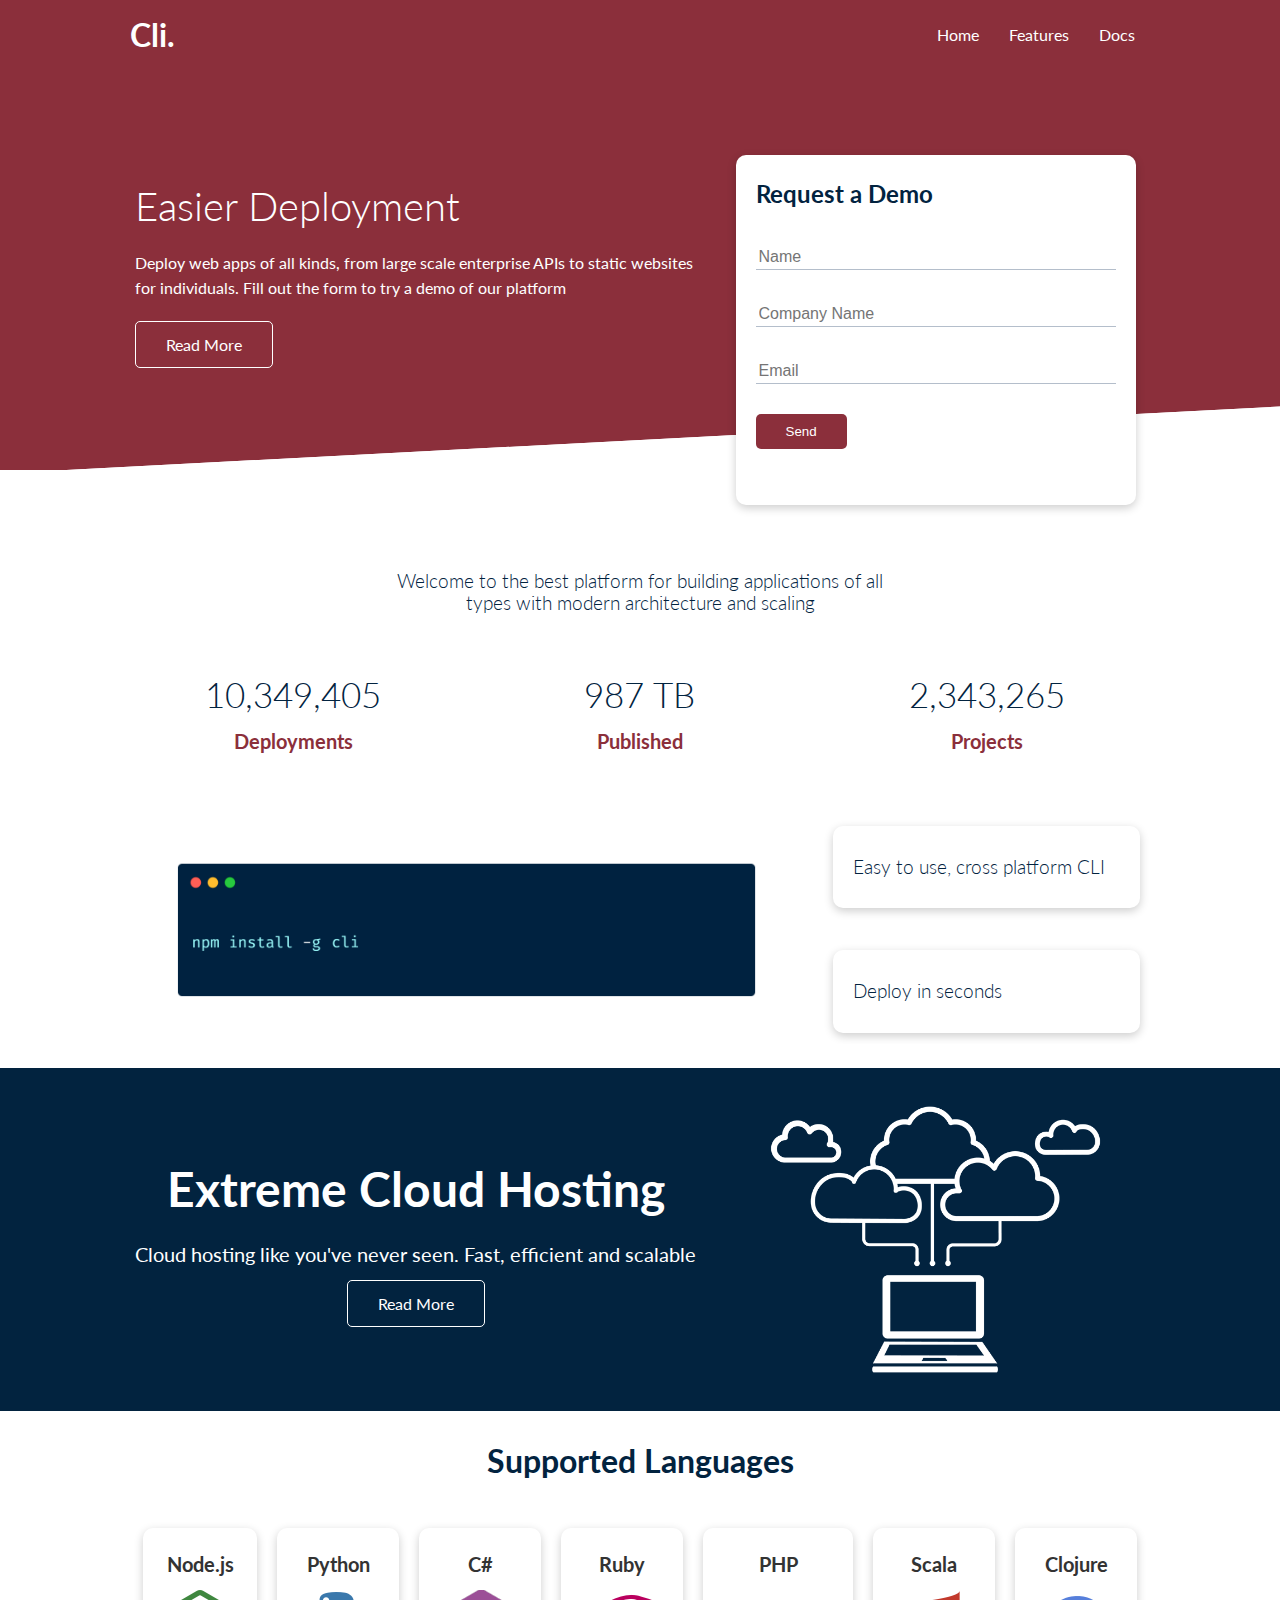
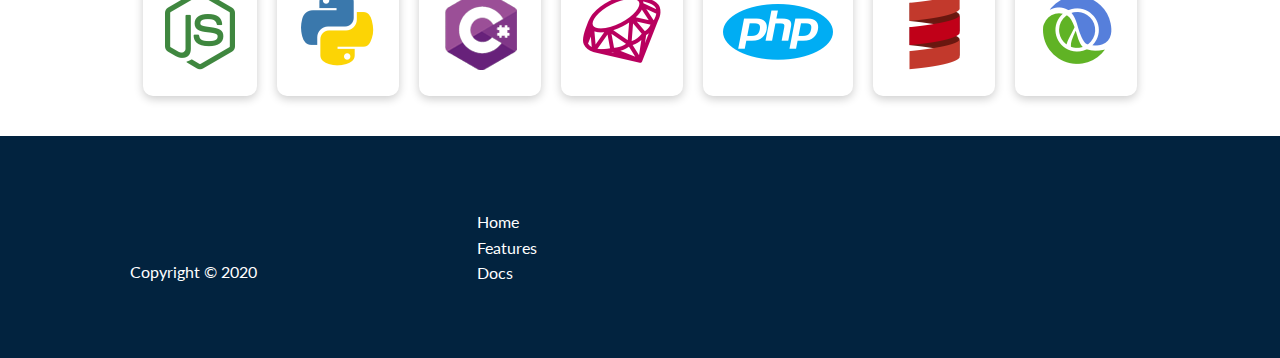
<file: index.html>
<!DOCTYPE html>
<html lang="en">
<head>
    <meta charset="UTF-8">
    <meta name="viewport" content="width=device-width, initial-scale=1.0">
    <link rel="stylesheet" href="https://cdnjs.cloudflare.com/ajax/libs/font-awesome/6.1.0/css/all.min.css" integrity="sha512-10/jx2EXwxxWqCLX/hHth/vu2KY3jCF70dCQB8TSgNjbCVAC/8vai53GfMDrO2Emgwccf2pJqxct9ehpzG+MTw==" crossorigin="anonymous" referrerpolicy="no-referrer" />
    <link rel="stylesheet" href="style.css">
    <link rel="stylesheet" href="utilities.css">
    <title>Cli.</title>
</head>
<body>
    
    <div class="navbar">
        <div class="container flex">
            <h1 class="logo">Cli.</h1>
            <nav>
                <ul>
                    <li><a href="index.html">Home</a></li>
                    <li><a href="features.html">Features</a></li>
                    <li><a href="docs.html">Docs</a></li>
                </ul>
            </nav>
        </div>
    </div>



    <section class="showcase">
        <div class="container grid">
            <div class="showcase-text">
                <h1>Easier Deployment</h1>
                <p>Deploy web apps of all kinds, from large scale 
                    enterprise APIs to static websites for individuals. 
                    Fill out the form to try a demo of our platform
                </p>
                <a href="features.html" class="btn btn-outline">Read More</a>
            </div>

            <div class="showcase-form card">
                <h2>Request a Demo</h2>
        
                <form>
                    <div class="form-control">
                        <input type="text" name="name" placeholder="Name" required>
                    </div>
        
                    <div class="form-control">
                        <input type="text" name="company" placeholder="Company Name" required>
                    </div>
        
                    <div class="form-control">
                        <input type="email" name="email" placeholder="Email" required>
                    </div>
                    
                    <input type="submit" value="Send" class="btn btn-primary">
                </form>
            </div>

            
        </div>
    </section>

    <section class="stats">
        <div class="container">
            <h3 class="stats-heading text-center">
                Welcome to the best platform for building applications of 
                all types with modern architecture and scaling
            </h3>

            <div class="grid grid-3 text-center my-4">

                <div>
                    <i class="fas fa-server fa-3x"></i>
                    <h3>10,349,405</h3>
                    <p class="text-secondary">Deployments</p>
                </div>

               <div>
                    <i class="fas fa-upload fa-3x"></i>
                    <h3>987 TB</h3>
                    <p class="text-secondary">Published</p>
                </div>

                <div>
                    <i class="fas fa-project-diagram fa-3x"></i>
                    <h3>2,343,265</h3>
                    <p class="text-secondary">Projects</p>
                </div>
            </div>
        </div>
    </section>


    <section class="cli">
        <div class="container grid">
            <img src="images/cli.png" alt="">

            <div class="card">
                <h3>Easy to use, cross platform CLI</h3>
            </div>

            <div class="card">
                <h3>Deploy in seconds</h3>
            </div>
        </div>
    </section>



    <section class="cloud bg-dark my-2 py-2">
        <div class="container grid">
            <div class="text-center">
                <h2 class="lg">Extreme Cloud Hosting</h2>
                <p class="lead my-1">Cloud hosting like you've never seen. Fast, efficient and scalable</p>
                <a href="features.html" class="btn btn-outline">Read More</a>
            </div>
            <img src="images/cloud.png" alt="">
        </div>
    </section>


    <section class="languages">
        <h2 class="md text-center my-2">
            Supported Languages
        </h2>
        
        <div class="container flex">
            <div class="card">
                <h4>Node.js</h4>
                <img src="images/logos/node.png" alt="">
            </div>

            <div class="card">
                <h4>Python</h4>
                <img src="images/logos/python.png" alt="">
            </div>

            <div class="card">
                <h4>C#</h4>
                <img src="images/logos/csharp.png" alt="">
            </div>

            <div class="card">
                <h4>Ruby</h4>
                <img src="images/logos/ruby.png" alt="">
            </div>

            <div class="card">
                <h4>PHP</h4>
                <img src="images/logos/php.png" alt="">
            </div>

            <div class="card">
                <h4>Scala</h4>
                <img src="images/logos/scala.png" alt="">
            </div>

            <div class="card">
                <h4>Clojure</h4>
                <img src="images/logos/clojure.png" alt="">
            </div>
        </div>

    </section>

    <footer class="footer bg-dark py-5">
        <div class="container grid grid-3">
            <div>
                <h1>Loruki</h1>
                <p>Copyright &copy; 2020</p>
            </div>
            <nav>
                <ul>
                    <li><a href="index.html">Home</a></li>
                    <li><a href="features.html">Features</a></li>
                    <li><a href="docs.html">Docs</a></li>
                </ul>
            </nav>
            <div class="social">
                <a href="#"><i class="fab fa-github fa-2x"></i></a>
                <a href="#"><i class="fab fa-facebook fa-2x"></i></a>
                <a href="#"><i class="fab fa-instagram fa-2x"></i></a>
                <a href="#"><i class="fab fa-twitter fa-2x"></i></a>
            </div>
        </div>
    </footer>

</body>
</html>
</file>
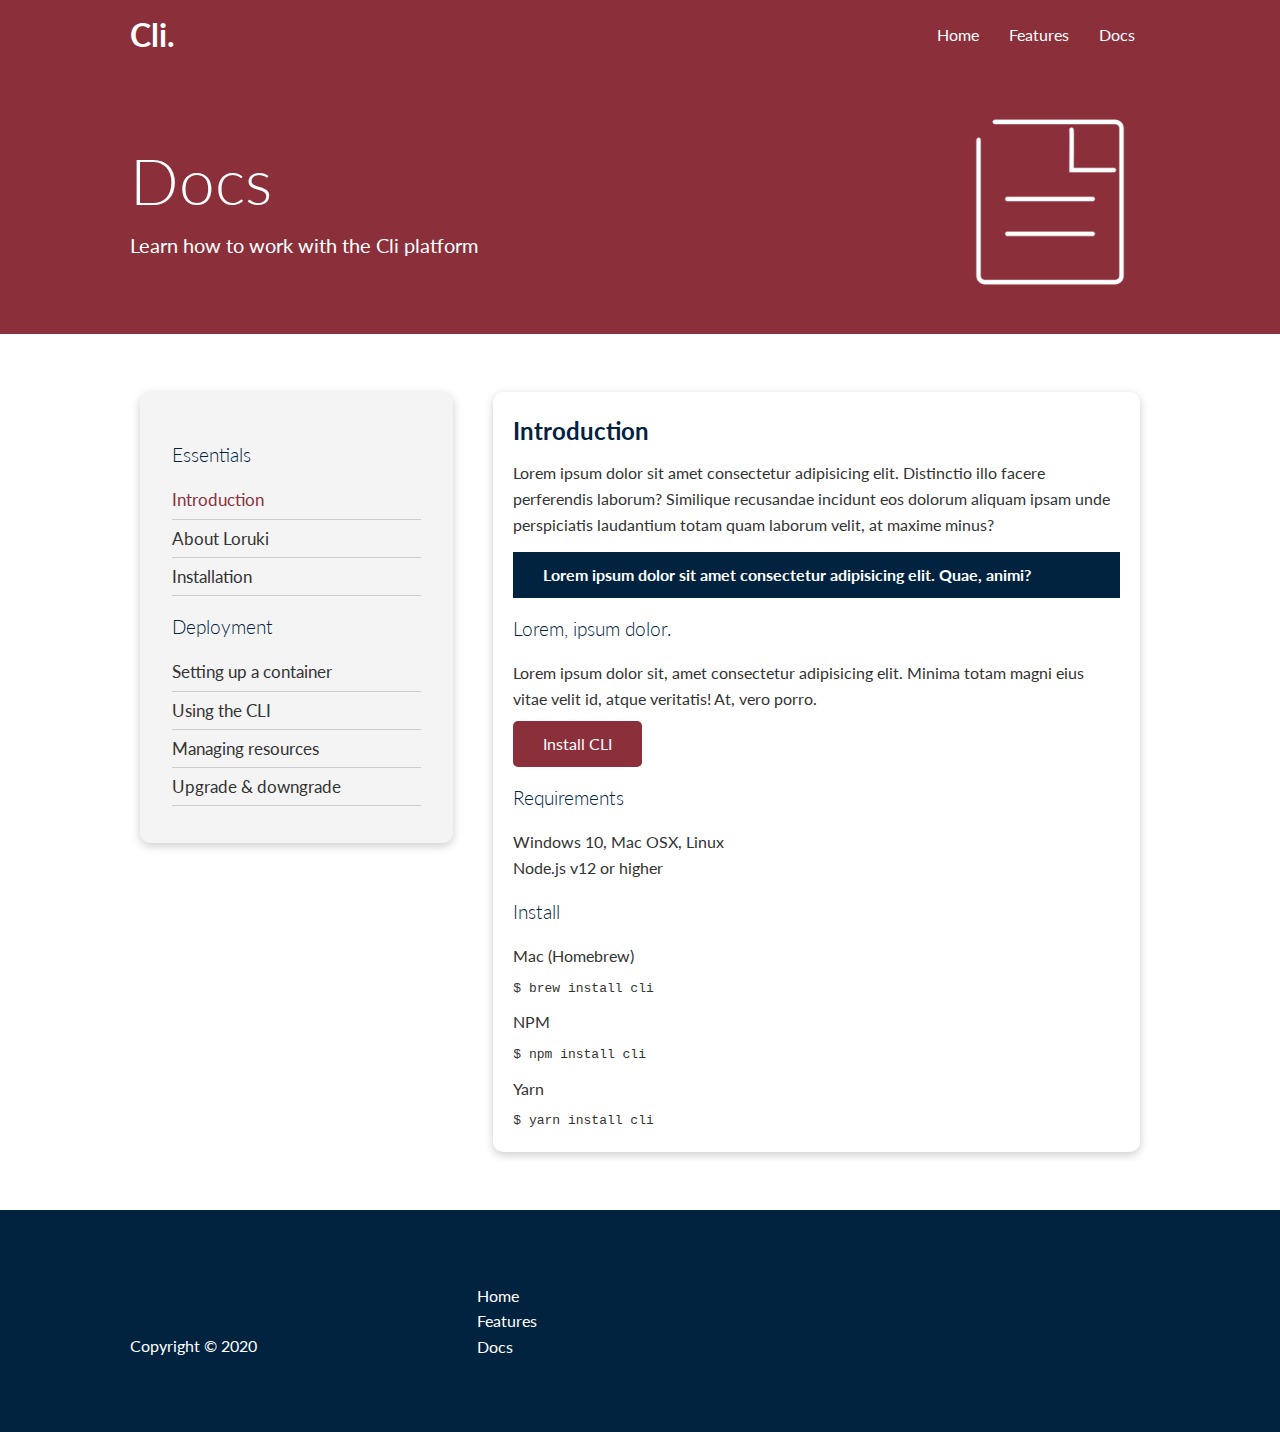
<file: docs.html>
<!DOCTYPE html>
<html lang="en">
<head>
    <meta charset="UTF-8">
    <meta name="viewport" content="width=device-width, initial-scale=1.0">
    <link rel="stylesheet" href="https://cdnjs.cloudflare.com/ajax/libs/font-awesome/5.15.1/css/all.min.css" integrity="sha512-+4zCK9k+qNFUR5X+cKL9EIR+ZOhtIloNl9GIKS57V1MyNsYpYcUrUeQc9vNfzsWfV28IaLL3i96P9sdNyeRssA==" crossorigin="anonymous" />
    <link rel="stylesheet" href="style.css">
    <link rel="stylesheet" href="utilities.css">
    <title>Cli.</title>
</head>
<body>

    <div class="navbar">
        <div class="container flex">
            <h1 class="logo">Cli.</h1>
            <nav>
                <ul>
                    <li><a href="index.html">Home</a></li>
                    <li><a href="features.html">Features</a></li>
                    <li><a href="docs.html">Docs</a></li>
                </ul>
            </nav>
        </div>
    </div>

    <section class="docs-head bg-primary py-3">
        <div class="container grid">

            <div>
                <h1 class="xl">Docs</h1>
                <p class="lead">
                    Learn how to work with the Cli platform
                </p>
            </div>

            <img src="images/docs.png" alt="">
        </div>
    </section>

    <section class="docs-main my-4">
        <div class="container grid">
            <div class="card bg-light p-3">
                <h3 class="my-2">Essentials</h3>

                <nav>
                    <ul>
                        <li><a class="text-primary" href="#">Introduction</a></li>
                        <li><a href="#">About Loruki</a></li>
                        <li><a href="#">Installation</a></li>
                    </ul>
                </nav>

                <h3 class="my-2">Deployment</h3>
                <nav>
                    <ul>
                        <li><a href="#">Setting up a container</a></li>
							<li><a href="#">Using the CLI</a></li>
							<li><a href="#">Managing resources</a></li>
							<li><a href="#">Upgrade & downgrade</a></li>
                    </ul>
                </nav>

            </div>
            <div class="card">
                <h2>Introduction</h2>
                <p>Lorem ipsum dolor sit amet consectetur adipisicing elit. Distinctio illo facere perferendis laborum? Similique recusandae incidunt eos dolorum aliquam ipsam unde perspiciatis laudantium totam quam laborum velit, at maxime minus?</p>

                <div class="alert alert-success">
                    <i class="fas fa-info"></i> Lorem ipsum dolor sit amet consectetur adipisicing elit. Quae, animi?
                </div>

                <h3>Lorem, ipsum dolor.</h3>
                <p>Lorem ipsum dolor sit, amet consectetur adipisicing elit. Minima totam magni eius vitae velit id, atque veritatis! At, vero porro.</p>
                <a href="#" class="btn btn-primary">Install CLI</a>

                <h3>Requirements</h3>
                <ul>
                    <li>Windows 10, Mac OSX, Linux</li>
                    <li>Node.js v12 or higher</li>
                </ul>

                <h3>Install</h3>
                <p>Mac (Homebrew)</p>
                <pre><code>$ brew install cli</code></pre>
                <p>NPM</p>
                <pre><code>$ npm install cli</code></pre>
                <p>Yarn</p>
                <pre><code>$ yarn install cli</code></pre>

            </div>
        </div>
    </section>
    
    <footer class="footer bg-dark py-5">
        <div class="container grid grid-3">
            <div>
                <h1>Cli.
                </h1>
                <p>Copyright &copy; 2020</p>
            </div>

            <nav>
                <ul>
                    <li><a href="index.html">Home</a></li>
                    <li><a href="features.html">Features</a></li>
                    <li><a href="docs.html">Docs</a></li>
                </ul>
            </nav>

            <div class="social">
                <a href="#"><i class="fab fa-github fa-2x"></i></a>
                <a href="#"><i class="fab fa-facebook fa-2x"></i></a>
                <a href="#"><i class="fab fa-instagram fa-2x"></i></a>
                <a href="#"><i class="fab fa-twitter fa-2x"></i></a>
            </div>

        </div>
    </footer>
</body>
</html>
</file>
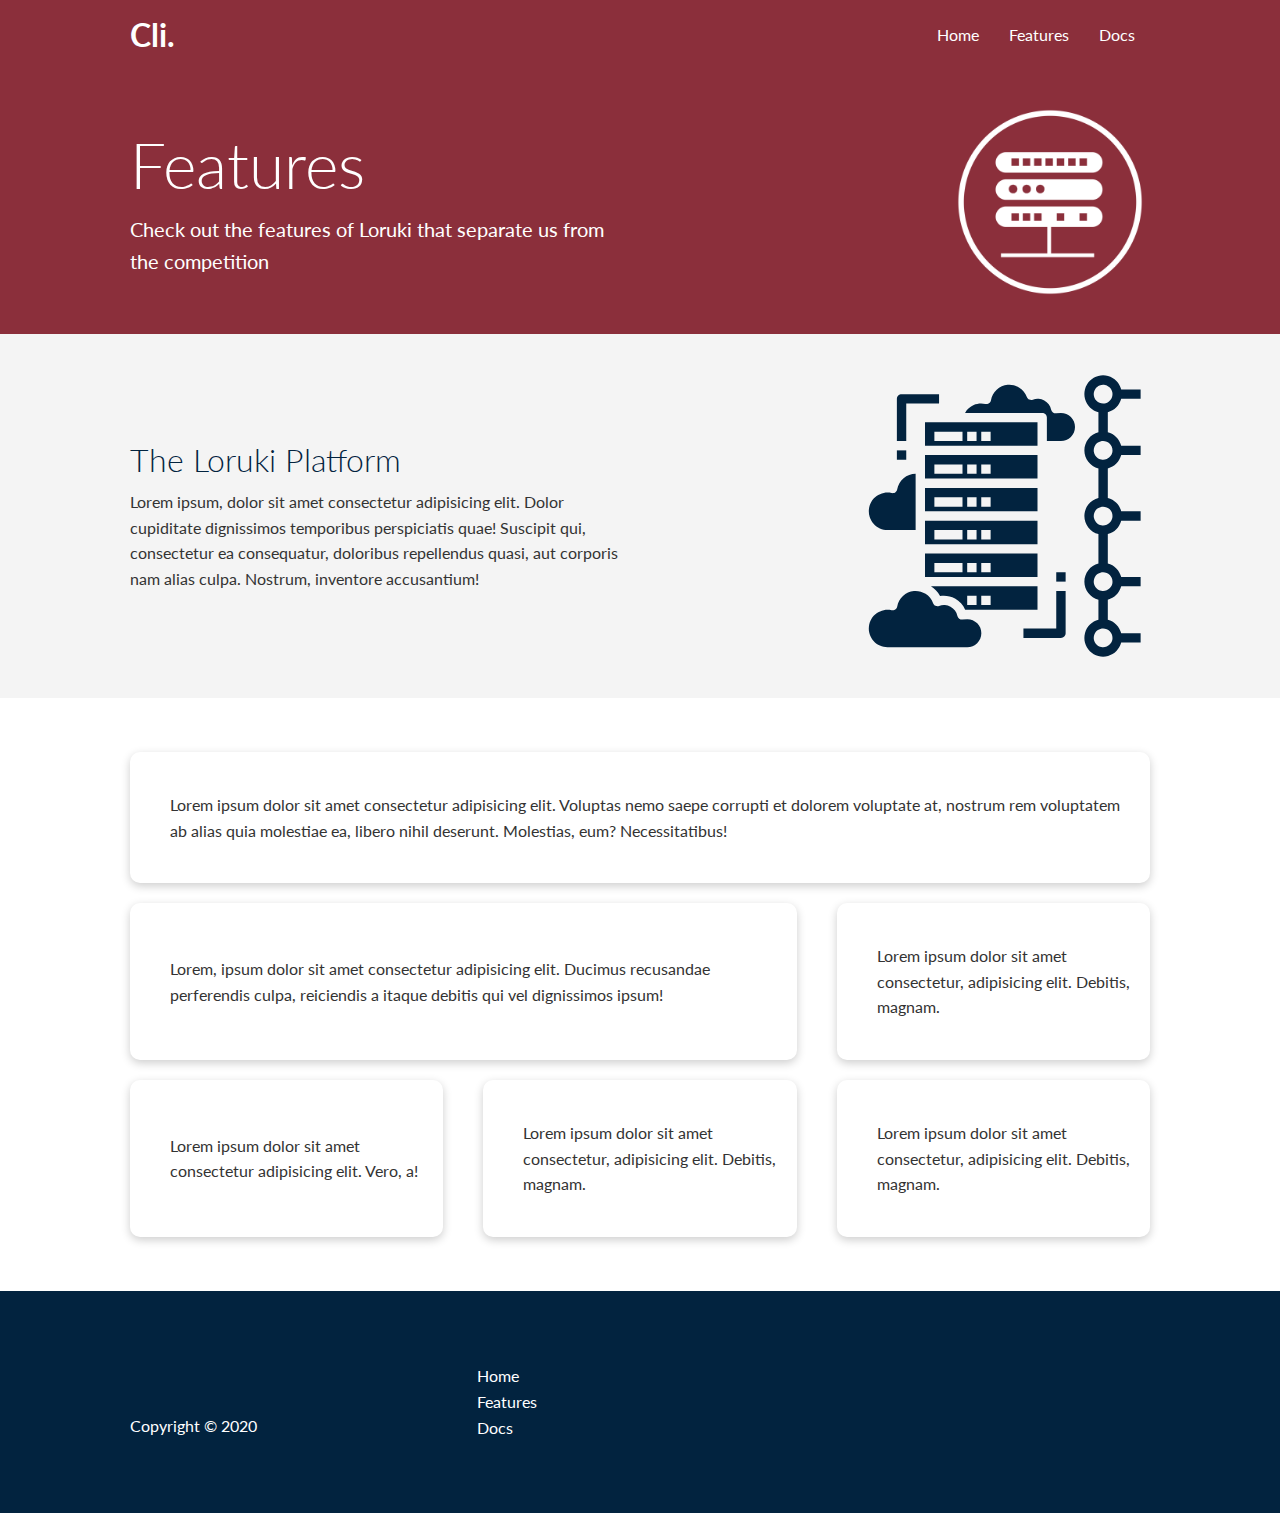
<file: features.html>
<!DOCTYPE html>
<html lang="en">
<head>
    <meta charset="UTF-8">
    <meta name="viewport" content="width=device-width, initial-scale=1.0">
    <link rel="stylesheet" href="https://cdnjs.cloudflare.com/ajax/libs/font-awesome/6.1.0/css/all.min.css" integrity="sha512-10/jx2EXwxxWqCLX/hHth/vu2KY3jCF70dCQB8TSgNjbCVAC/8vai53GfMDrO2Emgwccf2pJqxct9ehpzG+MTw==" crossorigin="anonymous" referrerpolicy="no-referrer" />
    <link rel="stylesheet" href="style.css">
    <link rel="stylesheet" href="utilities.css">
    <title>Cli.</title>
</head>
<body>
    
    <div class="navbar">
        <div class="container flex">
            <h1 class="logo">Cli.</h1>
            <nav>
                <ul>
                    <li><a href="index.html">Home</a></li>
                    <li><a href="features.html">Features</a></li>
                    <li><a href="docs.html">Docs</a></li>
                </ul>
            </nav>
        </div>
    </div>

    <section class="features-head bg-primary py-3">
        <div class="container grid">
            <div>
                <h1 class="xl">Features</h1>
                <p class="lead">
                    Check out the features of Loruki that separate us from the
						competition
                </p>
            </div>
            <img src="images/server.png" alt="">
        </div>
    </section>

    <section class="features-sub-head bg-light py-3">
        <div class="container grid">
            <div>

                <h1 class="md">The Loruki Platform</h1>
                <p>
                    Lorem ipsum, dolor sit amet consectetur adipisicing elit. Dolor cupiditate dignissimos temporibus perspiciatis quae! Suscipit qui, consectetur ea consequatur, doloribus repellendus quasi, aut corporis nam alias culpa. Nostrum, inventore accusantium!
                </p>

            </div>
            <img src="images/server2.svg" alt="">
        </div>
    </section>

    <section class="features-main my-2">
        <div class="container grid grid-3">

            <div class="card flex">
                <i class="fas fa-server fa-3x"></i>
                <p>Lorem ipsum dolor sit amet consectetur adipisicing elit. Voluptas nemo saepe corrupti et dolorem voluptate at, nostrum rem voluptatem ab alias quia molestiae ea, libero nihil deserunt. Molestias, eum? Necessitatibus!</p>
            </div>

            <div class="card flex">
                <i class="fas fa-network-wired fa-3x"></i>
                <p>
                    Lorem, ipsum dolor sit amet consectetur adipisicing elit. Ducimus
                    recusandae perferendis culpa, reiciendis a itaque debitis qui vel
                    dignissimos ipsum!
                </p>
            </div>

            <div class="card flex">
                <i class="fas fa-laptop-code fa-3x"></i>
                <p>
                    Lorem ipsum dolor sit amet consectetur, adipisicing elit. Debitis,
                    magnam.
                </p>
            </div>

            <div class="card flex">
                <i class="fas fa-database fa-3x"></i>
                <p>
                    Lorem ipsum dolor sit amet consectetur adipisicing elit. Vero, a!
                </p>
            </div>

            <div class="card flex">
                <i class="fas fa-power-off fa-3x"></i>
                <p>
                    Lorem ipsum dolor sit amet consectetur, adipisicing elit. Debitis,
                    magnam.
                </p>
            </div>

            <div class="card flex">
                <i class="fas fa-upload fa-3x"></i>
                <p>
                    Lorem ipsum dolor sit amet consectetur, adipisicing elit. Debitis,
                    magnam.
                </p>
            </div>

        </div>
    </section>

    <footer class="footer bg-dark py-5">
        <div class="container grid grid-3">
            <div>
                <h1>Cli.
                </h1>
                <p>Copyright &copy; 2020</p>
            </div>

            <nav>
                <ul>
                    <li><a href="index.html">Home</a></li>
                    <li><a href="features.html">Features</a></li>
                    <li><a href="docs.html">Docs</a></li>
                </ul>
            </nav>

            <div class="social">
                <a href="#"><i class="fab fa-github fa-2x"></i></a>
                <a href="#"><i class="fab fa-facebook fa-2x"></i></a>
                <a href="#"><i class="fab fa-instagram fa-2x"></i></a>
                <a href="#"><i class="fab fa-twitter fa-2x"></i></a>
            </div>
            
        </div>
    </footer>

</body>
</html>
</file>
<file: style.css>
@import url('https://fonts.googleapis.com/css2?family=Lato:wght@300;700&display=swap');

:root {
    --primary-color: #8B2F3B;
    --secondary-color: #1c3fa8;
    --dark-color: #02233F;
    --light-color: #f4f4f4;
    --success-color: #5cb85c;
    --error-color: #d9534f;
}

* {
    box-sizing: border-box;
    margin: 0;
    padding: 0;
}

body {
    font-family: 'Lato', sans-serif;
    color: #333;
    line-height: 1.6;
}

ul {
    list-style: none;
}

a {
    text-decoration: none;
    color: #333;
}

h1,
h3 {
    font-weight: 300;
    line-height: 1.2;
    margin: 10px 0;
    color: var(--dark-color);
}

h2 {
    font-weight: bold;
    color: var(--dark-color);
}

.logo {
    color: #fff;
    font-weight: bold;
}

p {
    margin: 10px 0;
}

img {
    width: 100%;
}

.navbar {
    background-color: var(--primary-color);
    color: #fff;
    height: 70px;
}

.navbar ul {
    display: flex;
}

.navbar a {
    color: #fff;
    padding: 10px;
    margin: 0 5px ;
}

.navbar a:hover {
    border-bottom: 2px solid #fff;
}

.navbar .flex {
    justify-content: space-between;
}

.showcase {
    height: 400px;
    background-color: var(--primary-color);
    color: #fff;
    position: relative;
}

.showcase-form {
    position: relative;
    top: 60px;
    height: 350px;
    width: 400px;
    padding: 40px;
    z-index: 100;
    animation: slideInFromRight 1s ease-in;
}

.showcase::before,
.showcase::after {
    content: '';
    position: absolute;
    height: 100px;
    bottom: -70px;
    right: 0;
    left: 0;
    background-color: #fff;
    transform: skewY(-3deg);
    -webkit-transform: skewY(-3deg);
    -moz-transform: skewY(-3deg);
    -ms-transform: skewY(-3deg);
}

.showcase-form .form-control {
    margin: 30px 0;
}

.showcase-form input[type='text'],
.showcase-form input[type='email'] {
    border: 0;
    border-bottom: 1px solid #b4becb;
    width: 100%;
    padding: 3px;
    font-size: 16px;
}

.showcase-text {
    animation: slideInFromLeft 1s ease-in;
}

.showcase-form input:focus {
    outline: none;
}

.showcase h1 {
    font-size: 40px;
    color: #fff;
}

.showcase p {
    margin: 20px 0;
}

.showcase .grid {
    overflow: visible;
    grid-template-columns: 55% auto;
    gap: 30px;
}

.stats {
    padding: 100px 0 0 0;
    animation: slideInFromBottom 1s ease-in;
}

.stats-heading {
    max-width: 500px;
    margin: auto;
}

.stats .grid h3 {
    font-size: 35px;
}

.stats .grid p {
    font-size: 20px;
    font-weight: bold;
}

.cli .grid {
    grid-template-columns: repeat(3, 1fr);
    grid-template-rows: repeat(2, 1fr);
}

.cli .grid > *:first-child {
    grid-column: 1 / span 2;
    grid-row: 1 / span 2;
}

.cloud .grid {
    grid-template-columns: 4fr 3fr;
}

.languages .flex {
    flex-wrap: wrap;
}

.languages .card {
    text-align: center;
    margin: 18px 10px 40px;
    transition: transform 0.2s ease;
}

.languages .card h4 {
    font-size: 20px;
    margin: 0 0 10px 0;
}

.languages .card:hover {
    transform: translateY(-15px);
}


.features-head img,
.docs-head img {
    width: 200px;
    justify-self: flex-end;
}

.features-sub-head img {
    width: 300px;
    justify-self: flex-end;
}

.features-main .card > i {
    margin: 0 20px 0 0;
}

.features-main .grid {
    padding: 30px;
}

.features-main .grid > *:first-child {
    grid-column: 1 / span 3;
}

.features-main .grid > *:nth-child(2) {
    grid-column: 1 / span 2; 
}

.docs-main h3 {
    margin: 20px 0;
}

.docs-main .grid {
    grid-template-columns: 1fr 2fr;
    align-items: flex-start;
}

.docs-main nav li {
  font-size: 17px;
  padding-bottom: 5px;
  margin-bottom: 5px;
  border-bottom: 1px #ccc solid;
}

.docs-main a:hover {
    font-weight: bold;
    font-size: 18px;
}


.footer .social a {
    margin: 0 10px;
}


/* Animations */
@keyframes slideInFromLeft {
  0% {
    transform: translateX(-100%);
  }

  100% {
    transform: translateX(0);
  }
}

@keyframes slideInFromRight {
  0% {
    transform: translateX(100%);
  }

  100% {
    transform: translateX(0);
  }
}

@keyframes slideInFromTop {
  0% {
    transform: translateY(-100%);
  }

  100% {
    transform: translateX(0);
  }
}

@keyframes slideInFromBottom {
  0% {
    transform: translateY(100%);
  }

  100% {
    transform: translateX(0);
  }
}


@media (max-width: 768px) {
    .grid,
    .showcase .grid,
    .stats .grid,
    .features-head .grid,
    .docs-head .grid,
    .features-sub-head .grid,
    .cli .grid,
    .cloud .grid,
    .features-main .grid,
    .docs-main .grid {
        grid-template-columns: repeat(1, 1fr);
        grid-template-rows: 1fr;
    }

    .showcase {
        height: auto;
    }

    .showcase-text {
        text-align: center;
        margin: 40px 0 0 0;
        animation: slideInFromTop 1s ease-in;
    }

    .showcase-form {
        justify-self: center;
        margin: auto;
        animation: slideInFromBottom 1s ease-in;
    }

    .cli .grid > *:first-child {
        grid-column: 1;
        grid-row: 1;
    }

    .features-head,
    .features-sub-head,
    .docs-head {
        text-align: center;
    }

    .features-head img,
    .features-sub-head img,
    .docs-head img {
        justify-self: center;
    }

    .features-main .grid > *:first-child,
    .features-main .grid > *:nth-child(2) {
        grid-column: 1;
    }
}

@media (max-width: 500px) {
    .navbar {
        height: 110px;
    }

    .navbar .flex {
        flex-direction: column;
    }
    
    .navbar ul {
        padding: 10px;
        background-color: rgba(0, 0, 0, 0.1);
    }

    .showcase-form {
        width: 300px;
    }

    .footer .grid-3 {
        grid-template-columns: repeat(1, 1fr);
    }
}
</file>
<file: utilities.css>
.container {
  max-width: 1100px;
  margin: 0 auto;
  overflow: auto;
  padding: 0 40px;
}

.card {
  background-color: #fff;
  color: #333;
  border-radius: 10px;
  box-shadow: 0 3px 10px rgba(0, 0, 0, 0.2);
  padding: 20px;
  margin: 10px;
}

.btn {
  display: inline-block;
  padding: 10px 30px;
  cursor: pointer;
  background: var(--primary-color);
  color: #fff;
  border: none;
  border-radius: 5px;
}

.btn-outline {
  background-color: transparent;
  border: 1px #fff solid;
}

.btn:hover {
  transform: scale(0.98);
}

/* Backgrounds & colored buttons */
.bg-primary,
.btn-primary {
  background-color: var(--primary-color);
  color: #fff;
}

.bg-secondary,
.btn-secondary {
  background-color: var(--secondary-color);
  color: #fff;
}

.bg-dark,
.btn-dark {
  background-color: var(--dark-color);
  color: #fff;
}

.bg-light,
.btn-light {
  background-color: var(--light-color);
  color: #333;
}

.bg-primary a,
.btn-primary a,
.bg-secondary a,
.btn-secondary a,
.bg-dark a,
.btn-dark a {
  color: #fff;
}

/* Text colors */
.text-primary {
  color: var(--primary-color);
}

.text-secondary {
  color: var(--primary-color);
}

.text-dark {
  color: var(--dark-color);
}

.text-light {
  color: var(--light-color);
}

/* Text sizes */
.lead {
  font-size: 20px;
}

.sm {
  font-size: 1rem;
}

.md {
  font-size: 2rem;
}

.lg {
  font-size: 3rem;
  color: #fff;
}

.xl {
  font-size: 4rem;
  color: #fff;
}

.text-center {
  text-align: center;
}

/* Alert */
.alert {
  background-color: var(--light-color);
  padding: 10px 20px;
  font-weight: bold;
  margin: 15px 0;
}

.alert i {
  margin-right: 10px;
}

.alert-success {
  background-color: var(--dark-color);
  color: #fff;
}

.alert-error {
  background-color: var(--error-color);
  color: #fff;
}

.flex {
  display: flex;
  justify-content: center;
  align-items: center;
  height: 100%;
}

.grid {
  display: grid;
  grid-template-columns: repeat(2, 1fr);
  gap: 20px;
  justify-content: center;
  align-items: center;
  height: 100%;
}

.grid-3 {
  grid-template-columns: repeat(3, 1fr);
}

/* Margin */

.my-2 {
  margin: 1.5rem 0;
}

.my-3 {
  margin: 2rem 0;
}

.my-4 {
  margin: 3rem 0;
}

.my-5 {
  margin: 4rem 0;
}

.m-1 {
  margin: 1rem;
}

.m-2 {
  margin: 1.5rem;
}

.m-3 {
  margin: 2rem;
}

.m-4 {
  margin: 3rem;
}

.m-5 {
  margin: 4rem;
}

/* Padding */
.py-1 {
  padding: 1rem 0;
}

.py-2 {
  padding: 1.5rem 0;
}

.py-3 {
  padding: 2rem 0;
}

.py-4 {
  padding: 3rem 0;
}

.py-5 {
  padding: 4rem 0;
}

.p-1 {
  padding: 1rem;
}

.p-2 {
  padding: 1.5rem;
}

.p-3 {
  padding: 2rem;
}

.p-4 {
  padding: 3rem;
}

.p-5 {
  padding: 4rem;
}
</file>
